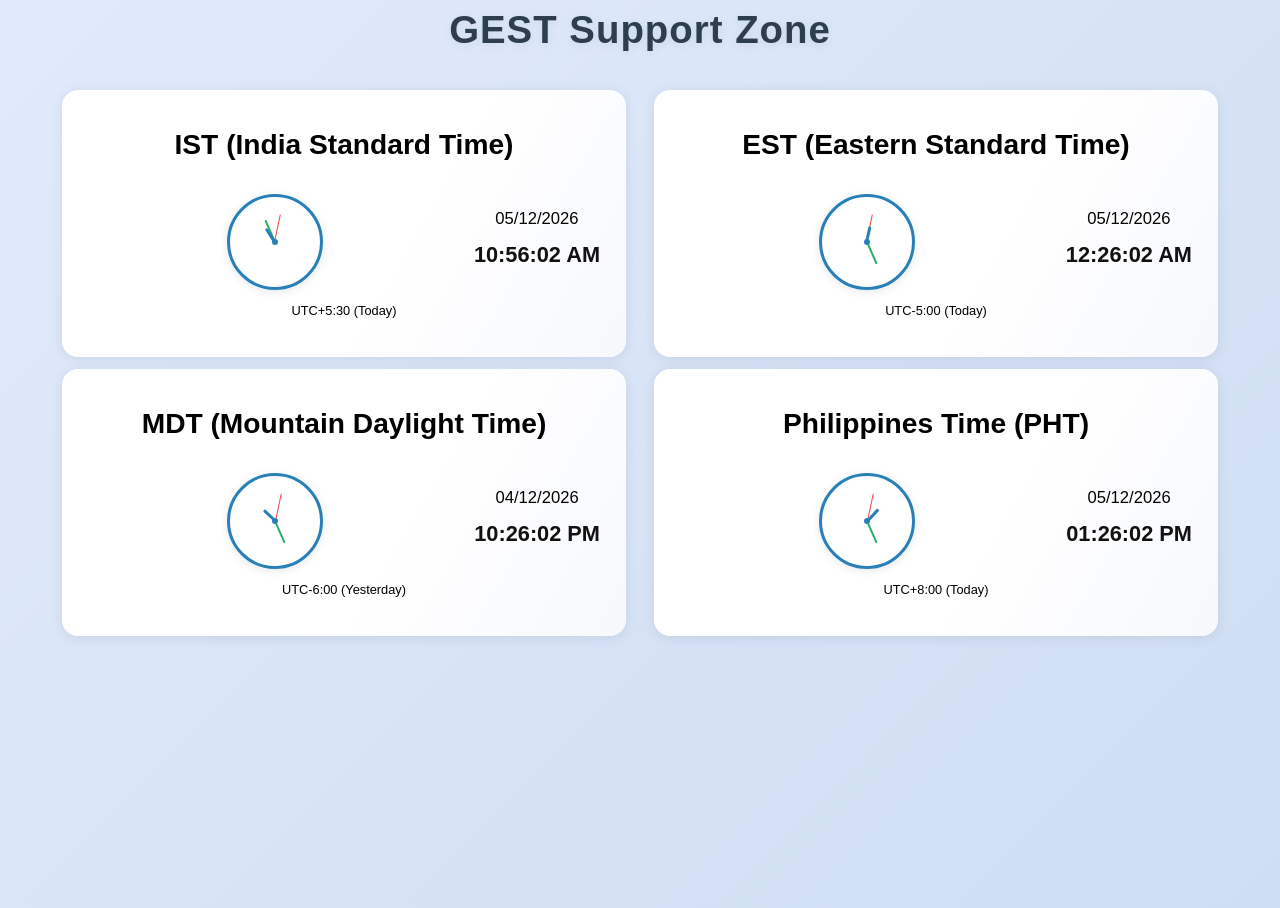
<file: index.html>
<!DOCTYPE html>
<html lang="en">
<head>
    <meta charset="UTF-8">
    <title>World Time Zones</title>
    <link rel="stylesheet" href="style.css">
    <link rel="stylesheet" href="clock.css">
</head>
<body>
    <h1>GEST Support Zone</h1>
    <div class="timezone-row">
        <div class="timezone">
            <h2>IST (India Standard Time)</h2>
            <div class="timezone-content">
                <div class="analog-clock" id="ist-clock">
                    <div class="clock-face">
                        <div class="hand hour" id="ist-hour"></div>
                        <div class="hand minute" id="ist-minute"></div>
                        <div class="hand second" id="ist-second"></div>
                        <div class="center-dot"></div>
                    </div>
                </div>
                <div class="datetime">
                    <div class="date" id="ist-date"></div>
                    <div class="time" id="ist-time"></div>
                </div>
            </div>
            <div class="utc-label">UTC+5:30</div>
        </div>
        <div class="timezone">
            <h2>EST (Eastern Standard Time)</h2>
            <div class="timezone-content">
                <div class="analog-clock" id="est-clock">
                    <div class="clock-face">
                        <div class="hand hour" id="est-hour"></div>
                        <div class="hand minute" id="est-minute"></div>
                        <div class="hand second" id="est-second"></div>
                        <div class="center-dot"></div>
                    </div>
                </div>
                <div class="datetime">
                    <div class="date" id="est-date"></div>
                    <div class="time" id="est-time"></div>
                </div>
            </div>
            <div class="utc-label">UTC-5:00</div>
        </div>
    </div>
    <div class="timezone-row">
        <div class="timezone">
            <h2>MDT (Mountain Daylight Time)</h2>
            <div class="timezone-content">
                <div class="analog-clock" id="mdt-clock">
                    <div class="clock-face">
                        <div class="hand hour" id="mdt-hour"></div>
                        <div class="hand minute" id="mdt-minute"></div>
                        <div class="hand second" id="mdt-second"></div>
                        <div class="center-dot"></div>
                    </div>
                </div>
                <div class="datetime">
                    <div class="date" id="mdt-date"></div>
                    <div class="time" id="mdt-time"></div>
                </div>
            </div>
            <div class="utc-label">UTC-6:00</div>
        </div>
        <div class="timezone">
            <h2>Philippines Time (PHT)</h2>
            <div class="timezone-content">
                <div class="analog-clock" id="pht-clock">
                    <div class="clock-face">
                        <div class="hand hour" id="pht-hour"></div>
                        <div class="hand minute" id="pht-minute"></div>
                        <div class="hand second" id="pht-second"></div>
                        <div class="center-dot"></div>
                    </div>
                </div>
                <div class="datetime">
                    <div class="date" id="pht-date"></div>
                    <div class="time" id="pht-time"></div>
                </div>
            </div>
            <div class="utc-label">UTC+8:00</div>
        </div>
    </div>
    <script src="script.js"></script>
</body>
</html>
</file>
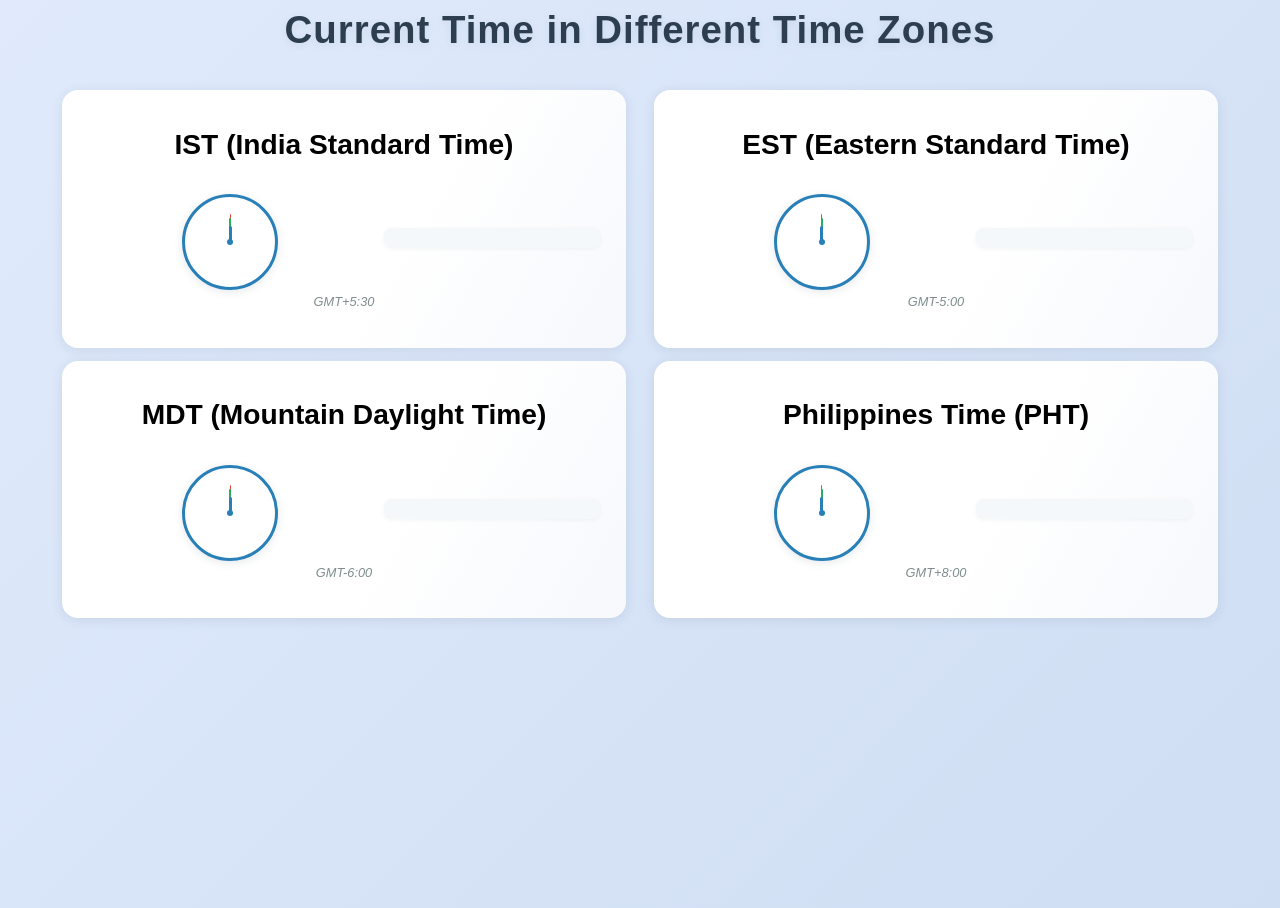
<file: time.html>
<!DOCTYPE html>
<html lang="en">
<head>
    <meta charset="UTF-8">
    <title>World Time Zones</title>
    <link rel="stylesheet" href="style.css">
    <link rel="stylesheet" href="clock.css">
</head>
<body>
    <h1>Current Time in Different Time Zones</h1>
    <div class="timezone-row">
        <div class="timezone">
            <h2>IST (India Standard Time)</h2>
            <div class="timezone-content">
                <div class="analog-clock" id="ist-clock">
                    <div class="clock-face">
                        <div class="hand hour" id="ist-hour"></div>
                        <div class="hand minute" id="ist-minute"></div>
                        <div class="hand second" id="ist-second"></div>
                        <div class="center-dot"></div>
                    </div>
                </div>
                <div id="ist"></div>
            </div>
            <div class="gmt-label">GMT+5:30</div>
        </div>
        <div class="timezone">
            <h2>EST (Eastern Standard Time)</h2>
            <div class="timezone-content">
                <div class="analog-clock" id="est-clock">
                    <div class="clock-face">
                        <div class="hand hour" id="est-hour"></div>
                        <div class="hand minute" id="est-minute"></div>
                        <div class="hand second" id="est-second"></div>
                        <div class="center-dot"></div>
                    </div>
                </div>
                <div id="est"></div>
            </div>
            <div class="gmt-label">GMT-5:00</div>
        </div>
    </div>
    <div class="timezone-row">
        <div class="timezone">
            <h2>MDT (Mountain Daylight Time)</h2>
            <div class="timezone-content">
                <div class="analog-clock" id="mdt-clock">
                    <div class="clock-face">
                        <div class="hand hour" id="mdt-hour"></div>
                        <div class="hand minute" id="mdt-minute"></div>
                        <div class="hand second" id="mdt-second"></div>
                        <div class="center-dot"></div>
                    </div>
                </div>
                <div id="mdt"></div>
            </div>
            <div class="gmt-label">GMT-6:00</div>
        </div>
        <div class="timezone">
            <h2>Philippines Time (PHT)</h2>
            <div class="timezone-content">
                <div class="analog-clock" id="pht-clock">
                    <div class="clock-face">
                        <div class="hand hour" id="pht-hour"></div>
                        <div class="hand minute" id="pht-minute"></div>
                        <div class="hand second" id="pht-second"></div>
                        <div class="center-dot"></div>
                    </div>
                </div>
                <div id="pht"></div>
            </div>
            <div class="gmt-label">GMT+8:00</div>
        </div>
    </div>
    <script src="script.js"></script>
</body>
</html>
</file>
<file: style.css>
body {
    font-family: 'Segoe UI', Arial, sans-serif;
    margin: 0;
    padding: 0;
    background: linear-gradient(135deg, #e0eafc 0%, #cfdef3 100%);
    min-height: 100vh;
}
h1 {
    font-size: 3vw;
    margin-top: 8px;
    margin-bottom: 3vw;
    text-align: center;
    color: #2c3e50;
    letter-spacing: 1px;
    font-weight: 700;
    text-shadow: 0 2px 8px rgba(44,62,80,0.08);
}
.timezone-row {
    display: flex;
    justify-content: center;
    gap: 1vw;
    margin-bottom: 1vw;
}
.timezone {
    flex: 1 1 0;
    min-width: 22vw;
    max-width: 40vw;
    background: linear-gradient(120deg, #ffffff 60%, #f6f8fc 100%);
    border-radius: 16px;
    box-shadow: 0 2px 12px rgba(44,62,80,0.10);
    padding: 3vw 2vw;
    margin: 0 8px;
    display: flex;
    flex-direction: column;
    align-items: center;
}
.timezone:hover {
    box-shadow: 0 2px 12px rgba(44,62,80,0.10);
    background: linear-gradient(120deg, #ffffff 60%, #f6f8fc 100%);
}
.timezone h2 {
    font-size: 2.2vw;
    margin-top: 0px;
    margin-bottom: 2vw;
}
.timezone-content {
    display: flex;
    align-items: center;
    justify-content: flex-start;
    gap: 12px;
    width: 100%;
}
.analog-clock {
    width: 9vw;
    height: 9vw;
    min-width: 90px;
    min-height: 90px;
    border-width: 0.5vw;
    margin-top: 1vw;
    margin-bottom: 1vw;
    margin-left: -2vw;
    margin-right: 0;
}
#ist, #est, #mdt, #pht {
    font-size: 1.5em;
    color: #34495e;
    font-weight: 500;
    letter-spacing: 1px;
    background: #f4f8fb;
    border-radius: 8px;
    padding: 10px 18px;
    box-shadow: 0 1px 4px rgba(44,62,80,0.06);
    min-width: 180px;
    text-align: left;
}
.gmt-label {
    text-align: center;
    color: #7f8c8d;
    font-size: 1.15em;
    margin-top: 8px;
    font-style: italic;
}
.gmt-time {
    display: block;
    margin-top: 6px;
    font-size: 1.1em;
    font-weight: bold;
    color: #e67e22;
    letter-spacing: 1px;
    background: #f9e7d3;
    border-radius: 6px;
    padding: 4px 10px;
    border: 2px solid #e67e22;
    box-shadow: 0 2px 8px rgba(230,126,34,0.08);
}
.datetime {
    display: flex;
    flex-direction: column;
    align-items: center;
    margin-left: 0;
    margin-right: 0;
    justify-content: center;
}
.date {
    font-size: 1.3vw;
    margin-bottom: 0.5vw;
    margin-left: 0;
    text-align: center;
}
.time {
    font-size: 1.7vw;
    margin-top: 0.5vw;
    margin-left: 0;
    text-align: center;
    color: #111;
    font-weight: 700;
}
.utc-label {
    font-size: 1vw;
    margin-top: 1vw;
}
@media (max-width: 1200px) {
    .timezone-row {
        flex-direction: column;
        gap: 24px;
    }
    .timezone {
        max-width: 90vw;
        min-width: 260px;
        padding: 24px 12px;
    }
    .analog-clock {
        width: 80px;
        height: 80px;
    }
}
@media (max-width: 900px) {
    .timezone-row {
        flex-direction: column;
        gap: 1vw;
        margin-bottom: 1vw;
    }
    .timezone {
        max-width: 90vw;
        min-width: 60vw;
        padding: 4vw 2vw;
    }
    .analog-clock {
        width: 18vw;
        height: 18vw;
        min-width: 80px;
        min-height: 80px;
    }
    .timezone h2 {
        font-size: 4vw;
    }
    .date {
        font-size: 2.5vw;
    }
    .time {
        font-size: 3vw;
        font-weight: 700;
    }
    .utc-label {
        font-size: 2vw;
    }
}
@media (max-width: 1200px), (max-width: 900px) {
    .timezone {
        margin-bottom: 64px;
    }
}
</file>
<file: clock.css>
.analog-clock {
    width: 60px;
    height: 60px;
    border: 3px solid #2980b9;
    border-radius: 50%;
    background: #fff;
    position: relative;
    margin: 8px auto 0 auto;
    box-shadow: 0 2px 8px rgba(44,62,80,0.12);
}
.clock-face {
    position: absolute;
    width: 100%;
    height: 100%;
    left: 0;
    top: 0;
}
.hand {
    position: absolute;
    left: 50%;
    top: 50%;
    transform-origin: 50% 100%;
    background: #34495e;
    border-radius: 2px;
}
.hour {
    width: 3px;
    height: 16px;
    margin-left: -1.5px;
    margin-top: -16px;
    background: #2980b9;
    z-index: 3;
}
.minute {
    width: 2px;
    height: 24px;
    margin-left: -1px;
    margin-top: -24px;
    background: #27ae60;
    z-index: 2;
}
.second {
    width: 1px;
    height: 28px;
    margin-left: -0.5px;
    margin-top: -28px;
    background: #e74c3c;
    z-index: 1;
}
.center-dot {
    position: absolute;
    left: 50%;
    top: 50%;
    width: 6px;
    height: 6px;
    margin-left: -3px;
    margin-top: -3px;
    background: #2980b9;
    border-radius: 50%;
    z-index: 10;
}
.gmt-label {
    text-align: center;
    color: #7f8c8d;
    font-size: 0.8em;
    margin-top: 4px;
}
</file>
